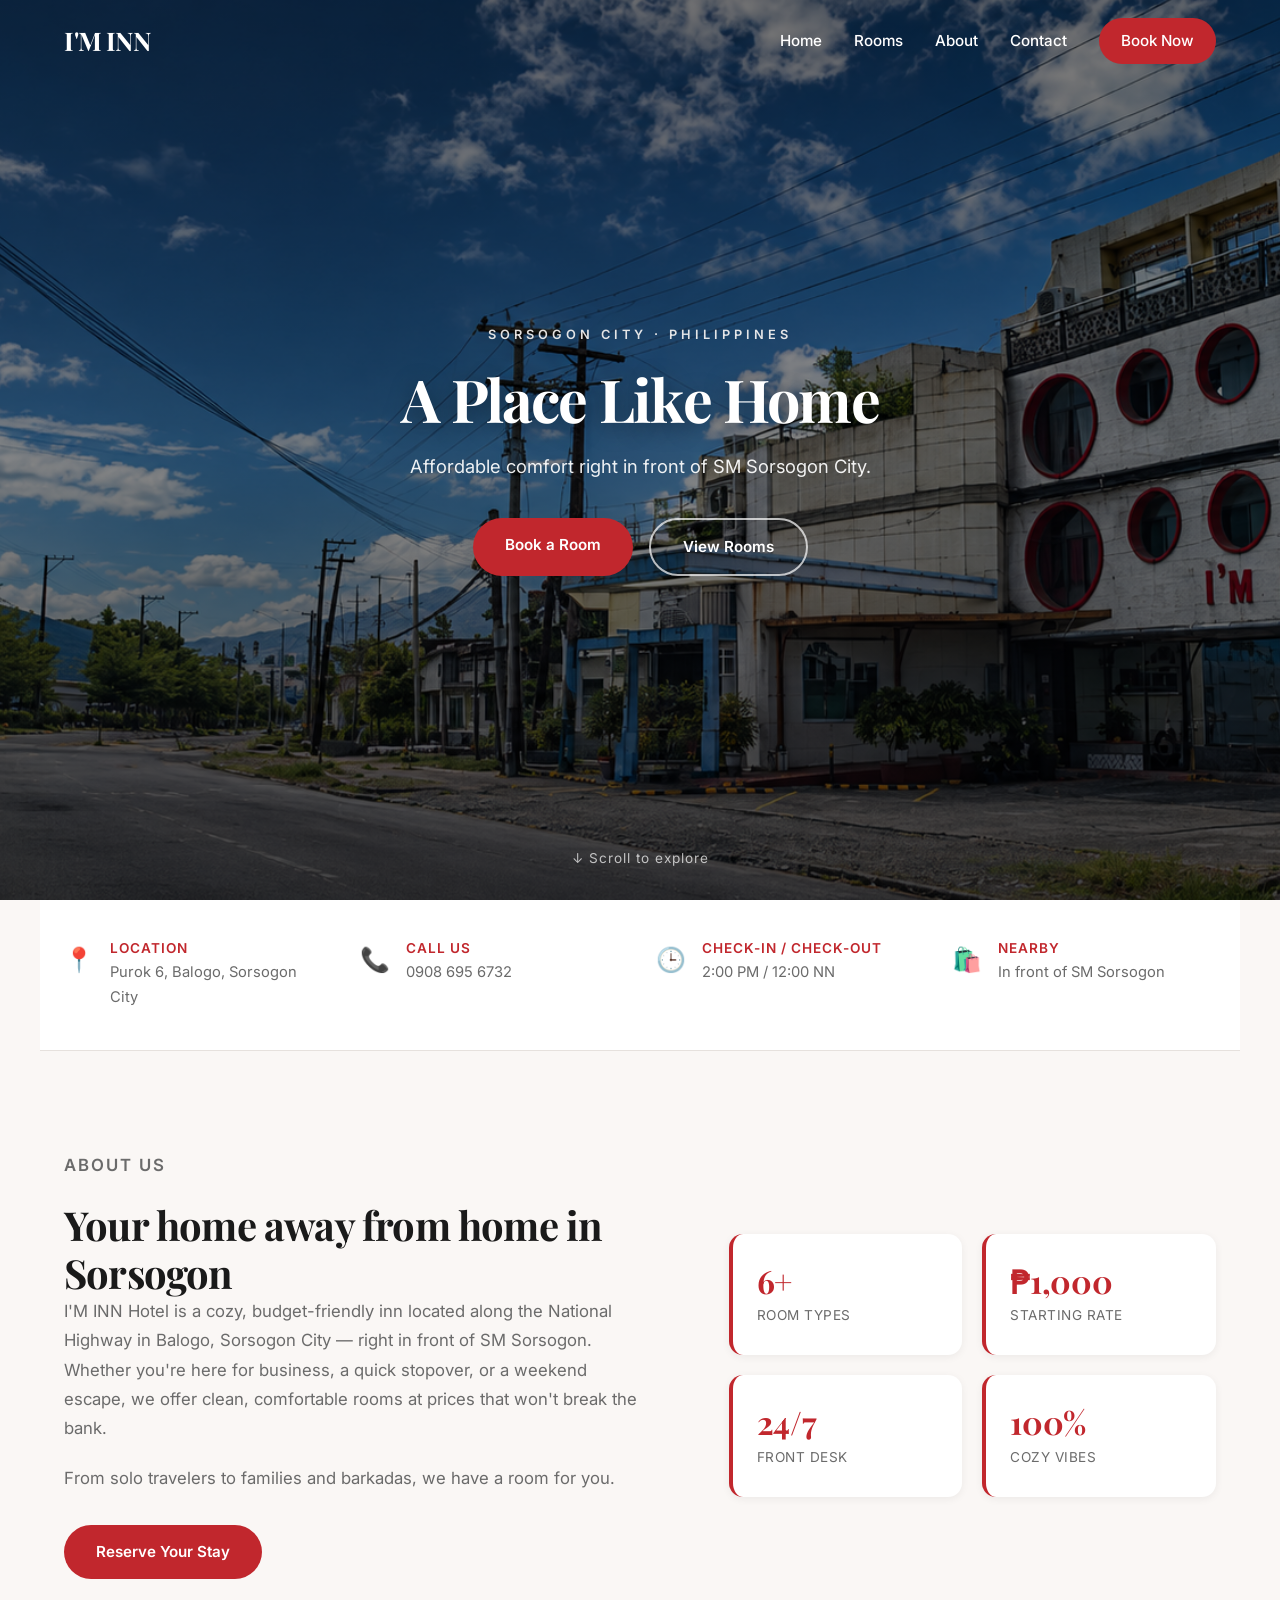
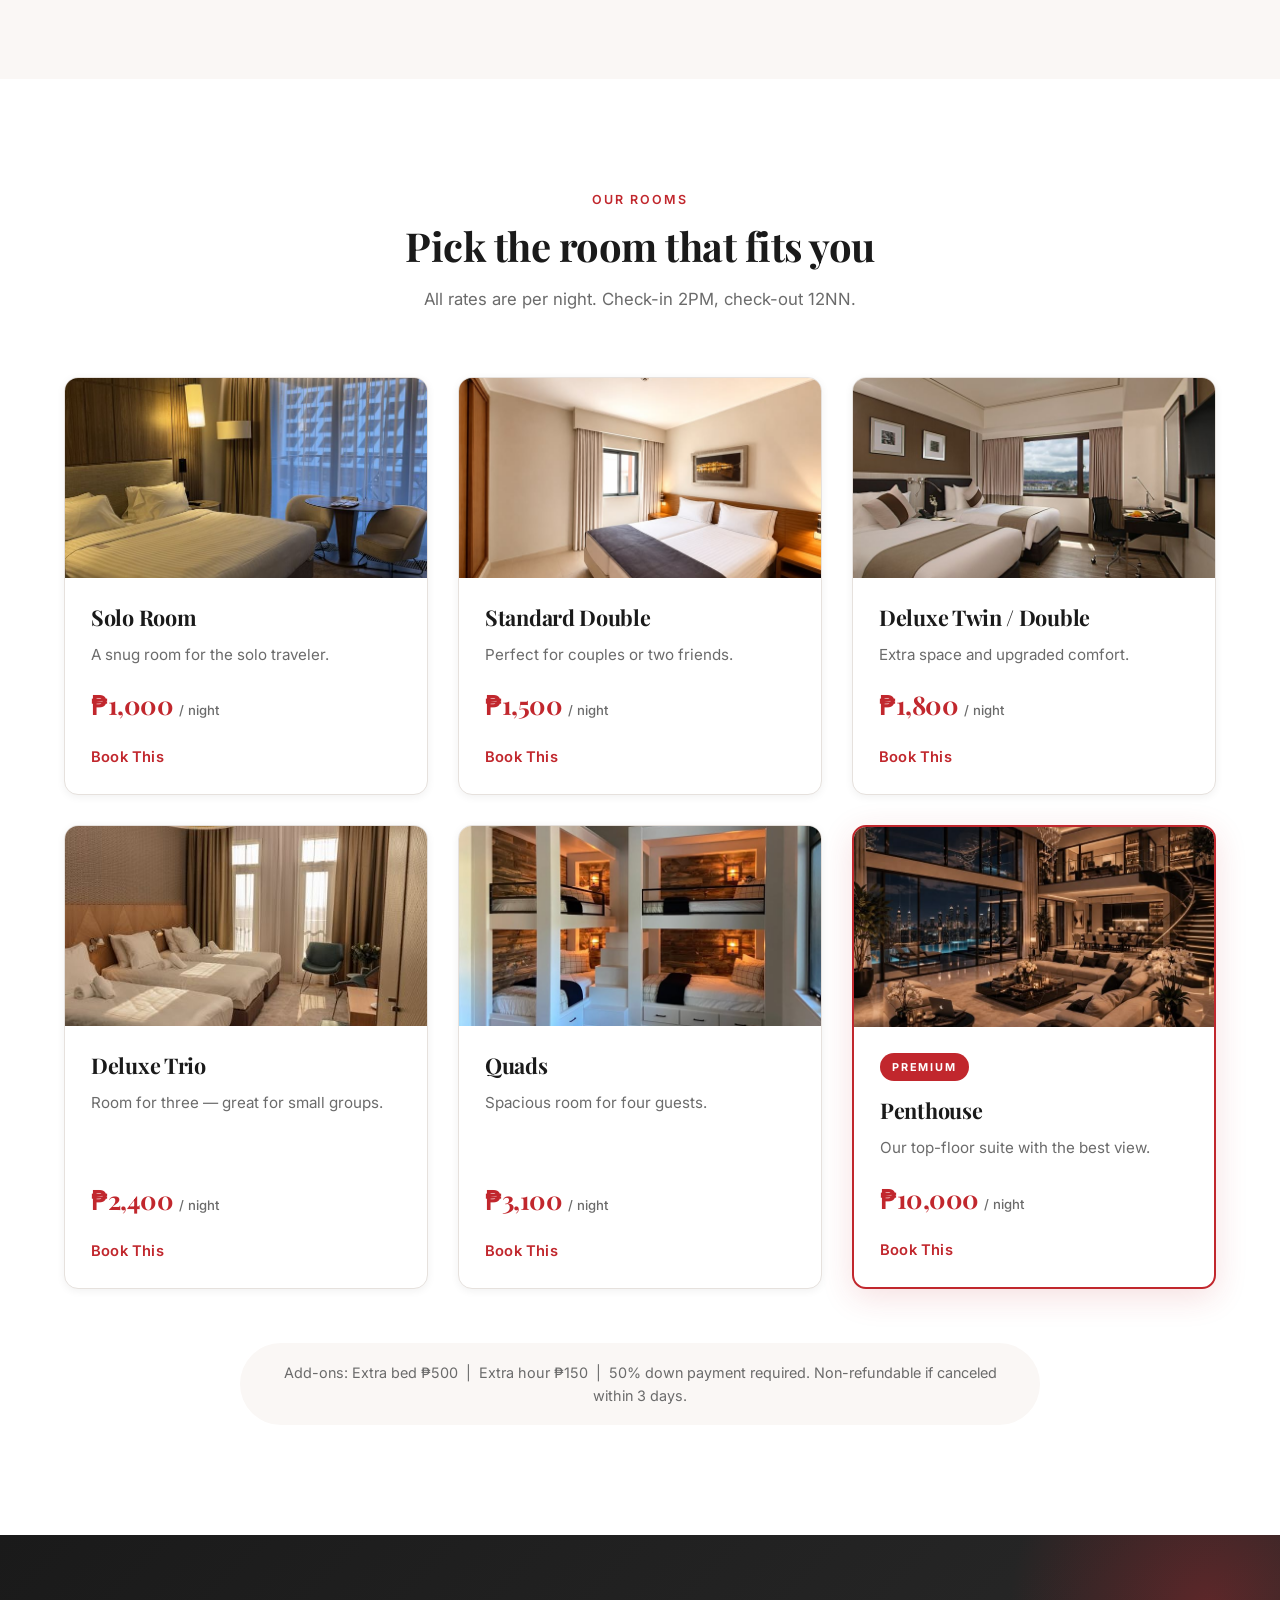
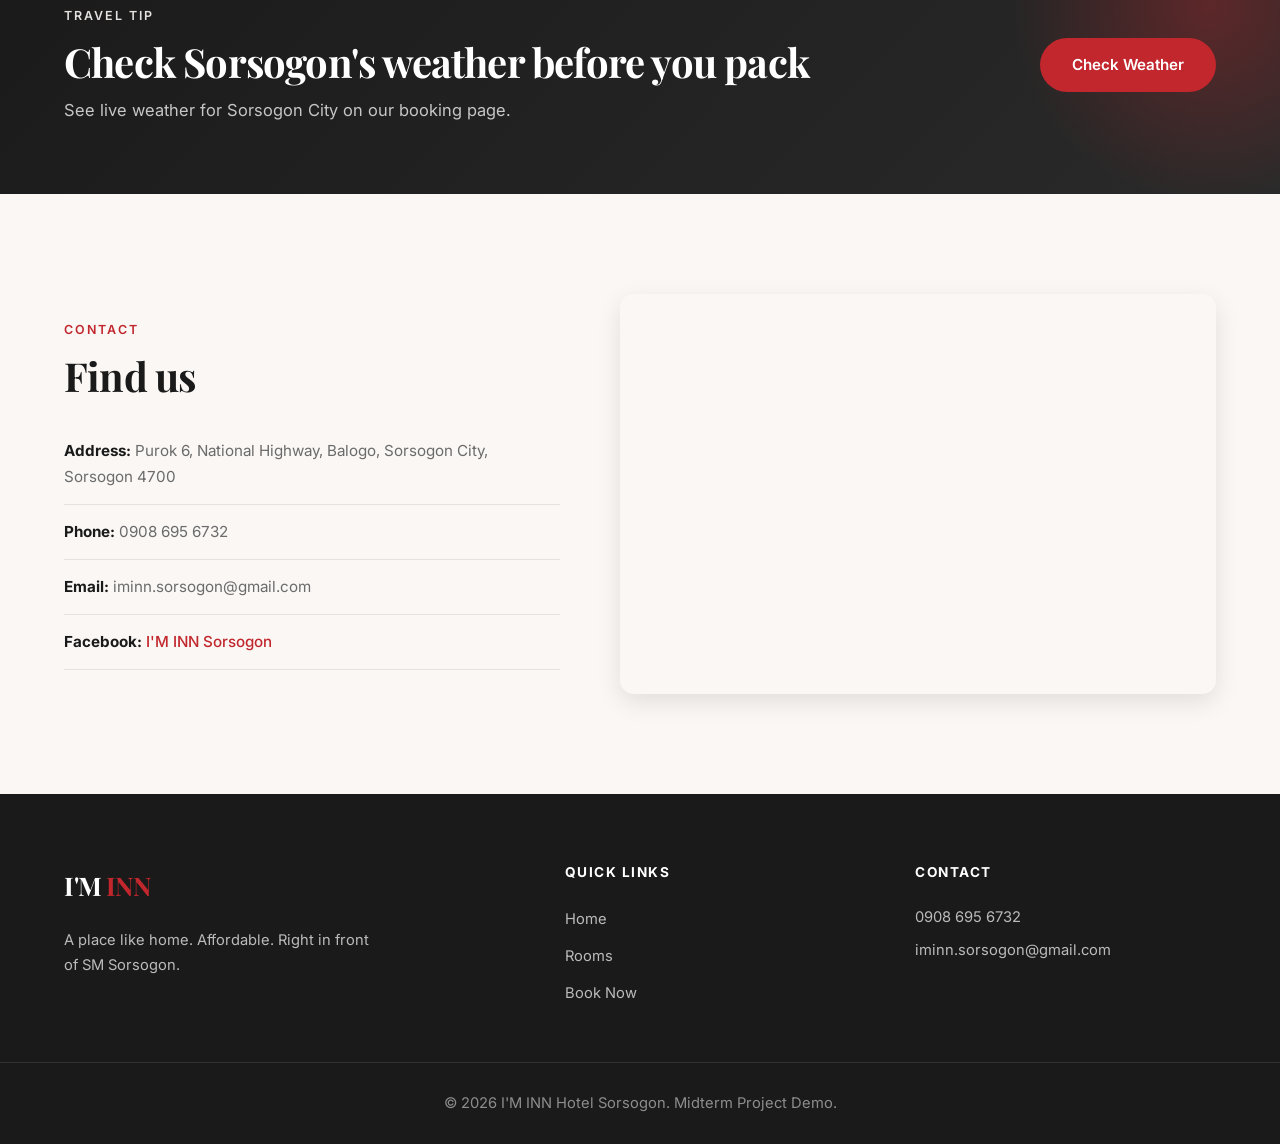
<file: index.html>
<!DOCTYPE html>
<html lang="en">
<head>
  <meta charset="UTF-8" />
  <meta name="viewport" content="width=device-width, initial-scale=1.0" />
  <title>I'M INN Hotel — Sorsogon City</title>
  <link rel="stylesheet" href="css/style.css" />
  <link rel="preconnect" href="https://fonts.googleapis.com" />
  <link rel="preconnect" href="https://fonts.gstatic.com" crossorigin />
  <link href="https://fonts.googleapis.com/css2?family=Playfair+Display:wght@600;700&family=Inter:wght@300;400;500;600&display=swap" rel="stylesheet" />
</head>
<body>

  <!-- ============ NAVBAR ============ -->
  <header class="navbar" id="navbar">
    <div class="nav-container">
      <a href="index.html" class="logo">
        <span class="logo-im">I'M</span>
        <span class="logo-inn">INN</span>
      </a>
      <nav class="nav-links">
        <a href="index.html">Home</a>
        <a href="#rooms">Rooms</a>
        <a href="#about">About</a>
        <a href="#contact">Contact</a>
        <a href="booking.html" class="btn-book-nav">Book Now</a>
      </nav>
      <button class="hamburger" id="hamburger" aria-label="Menu">
        <span></span><span></span><span></span>
      </button>
    </div>
  </header>

  <!-- ============ HERO SECTION ============ -->
  <section class="hero">
    <div class="hero-overlay"></div>
    <img src="images/iminn-hero.jpg" alt="I'M INN Hotel Sorsogon" class="hero-img" />
    <div class="hero-content">
      <p class="hero-tag">SORSOGON CITY · PHILIPPINES</p>
      <h1>A Place Like Home</h1>
      <p class="hero-sub">Affordable comfort right in front of SM Sorsogon City.</p>
      <div class="hero-buttons">
        <a href="booking.html" class="btn-primary">Book a Room</a>
        <a href="#rooms" class="btn-ghost">View Rooms</a>
      </div>
    </div>
    <div class="hero-scroll">↓ Scroll to explore</div>
  </section>

  <!-- ============ QUICK INFO STRIP ============ -->
  <section class="info-strip">
    <div class="info-item">
      <span class="info-icon">📍</span>
      <div>
        <h4>Location</h4>
        <p>Purok 6, Balogo, Sorsogon City</p>
      </div>
    </div>
    <div class="info-item">
      <span class="info-icon">📞</span>
      <div>
        <h4>Call Us</h4>
        <p>0908 695 6732</p>
      </div>
    </div>
    <div class="info-item">
      <span class="info-icon">🕒</span>
      <div>
        <h4>Check-in / Check-out</h4>
        <p>2:00 PM / 12:00 NN</p>
      </div>
    </div>
    <div class="info-item">
      <span class="info-icon">🛍️</span>
      <div>
        <h4>Nearby</h4>
        <p>In front of SM Sorsogon</p>
      </div>
    </div>
  </section>

  <!-- ============ ABOUT ============ -->
  <section class="about" id="about">
    <div class="container about-grid">
      <div class="about-text">
        <p class="section-tag">ABOUT US</p>
        <h2>Your home away from home in Sorsogon</h2>
        <p>
          I'M INN Hotel is a cozy, budget-friendly inn located along the National Highway
          in Balogo, Sorsogon City — right in front of SM Sorsogon. Whether you're here
          for business, a quick stopover, or a weekend escape, we offer clean, comfortable
          rooms at prices that won't break the bank.
        </p>
        <p>
          From solo travelers to families and barkadas, we have a room for you.
        </p>
        <a href="booking.html" class="btn-primary">Reserve Your Stay</a>
      </div>
      <div class="about-stats">
        <div class="stat">
          <h3>6+</h3>
          <p>Room Types</p>
        </div>
        <div class="stat">
          <h3>₱1,000</h3>
          <p>Starting Rate</p>
        </div>
        <div class="stat">
          <h3>24/7</h3>
          <p>Front Desk</p>
        </div>
        <div class="stat">
          <h3>100%</h3>
          <p>Cozy Vibes</p>
        </div>
      </div>
    </div>
  </section>

 <!-- ============ ROOMS ============ -->
  <section class="rooms" id="rooms">
    <div class="container">
      <div class="section-head">
        <p class="section-tag">OUR ROOMS</p>
        <h2>Pick the room that fits you</h2>
        <p class="section-desc">All rates are per night. Check-in 2PM, check-out 12NN.</p>
      </div>

      <div class="room-grid">
        <div class="room-card">
          <div class="room-img">
            <img src="images/room-solo.jpg" alt="Solo Room" style="width:100%;height:200px;object-fit:cover;display:block;">
          </div>
          <div class="room-body">
            <h3>Solo Room</h3>
            <p>A snug room for the solo traveler.</p>
            <div class="room-price">₱1,000 <span>/ night</span></div>
            <a href="booking.html?room=Solo%20Room" class="btn-room">Book This</a>
          </div>
        </div>

        <div class="room-card">
          <div class="room-img">
            <img src="images/room-standard.jpg" alt="Standard Double" style="width:100%;height:200px;object-fit:cover;display:block;">
          </div>
          <div class="room-body">
            <h3>Standard Double</h3>
            <p>Perfect for couples or two friends.</p>
            <div class="room-price">₱1,500 <span>/ night</span></div>
            <a href="booking.html?room=Standard%20Double" class="btn-room">Book This</a>
          </div>
        </div>

        <div class="room-card">
          <div class="room-img">
            <img src="images/room-deluxe-twin.jpg" alt="Deluxe Twin / Double" style="width:100%;height:200px;object-fit:cover;display:block;">
          </div>
          <div class="room-body">
            <h3>Deluxe Twin / Double</h3>
            <p>Extra space and upgraded comfort.</p>
            <div class="room-price">₱1,800 <span>/ night</span></div>
            <a href="booking.html?room=Deluxe%20Twin%2FDouble" class="btn-room">Book This</a>
          </div>
        </div>

        <div class="room-card">
          <div class="room-img">
            <img src="images/room-deluxe-trio.jpg" alt="Deluxe Trio" style="width:100%;height:200px;object-fit:cover;display:block;">
          </div>
          <div class="room-body">
            <h3>Deluxe Trio</h3>
            <p>Room for three — great for small groups.</p>
            <div class="room-price">₱2,400 <span>/ night</span></div>
            <a href="booking.html?room=Deluxe%20Trio" class="btn-room">Book This</a>
          </div>
        </div>

        <div class="room-card">
          <div class="room-img">
            <img src="images/room-quads.jpg" alt="Quads" style="width:100%;height:200px;object-fit:cover;display:block;">
          </div>
          <div class="room-body">
            <h3>Quads</h3>
            <p>Spacious room for four guests.</p>
            <div class="room-price">₱3,100 <span>/ night</span></div>
            <a href="booking.html?room=Quads" class="btn-room">Book This</a>
          </div>
        </div>

        <div class="room-card room-featured">
          <div class="room-img">
            <img src="images/room-penthouse.jpg" alt="Penthouse" style="width:100%;height:200px;object-fit:cover;display:block;">
          </div>
          <div class="room-body">
            <span class="badge">PREMIUM</span>
            <h3>Penthouse</h3>
            <p>Our top-floor suite with the best view.</p>
            <div class="room-price">₱10,000 <span>/ night</span></div>
            <a href="booking.html?room=Penthouse" class="btn-room">Book This</a>
          </div>
        </div>
      </div>

      <p class="rooms-note">
        Add-ons: Extra bed ₱500 &nbsp;|&nbsp; Extra hour ₱150 &nbsp;|&nbsp;
        50% down payment required. Non-refundable if canceled within 3 days.
      </p>
    </div>
  </section>

  <!-- ============ WEATHER TEASER ============ -->
  <section class="weather-teaser">
    <div class="container weather-teaser-inner">
      <div>
        <p class="section-tag light">TRAVEL TIP</p>
        <h2>Check Sorsogon's weather before you pack</h2>
        <p>See live weather for Sorsogon City on our booking page.</p>
      </div>
      <a href="booking.html" class="btn-primary">Check Weather</a>
    </div>
  </section>

  <!-- ============ CONTACT ============ -->
  <section class="contact" id="contact">
    <div class="container contact-grid">
      <div>
        <p class="section-tag">CONTACT</p>
        <h2>Find us</h2>
        <ul class="contact-list">
          <li><strong>Address:</strong> Purok 6, National Highway, Balogo, Sorsogon City, Sorsogon 4700</li>
          <li><strong>Phone:</strong> 0908 695 6732</li>
          <li><strong>Email:</strong> iminn.sorsogon@gmail.com</li>
          <li><strong>Facebook:</strong> <a href="https://www.facebook.com/Iminnsorsogon2021" target="_blank" rel="noopener">I'M INN Sorsogon</a></li>
        </ul>
      </div>
      <div class="map-wrap">
        <iframe
          src="https://www.google.com/maps?q=I'M+INN+Hotel+Balogo+Sorsogon+City&output=embed"
          width="100%" height="100%" style="border:0;" allowfullscreen loading="lazy">
        </iframe>
      </div>
    </div>
  </section>

  <!-- ============ FOOTER ============ -->
  <footer class="footer">
    <div class="container footer-grid">
      <div>
        <div class="logo logo-footer">
          <span class="logo-im">I'M</span>
          <span class="logo-inn">INN</span>
        </div>
        <p class="footer-tag">A place like home. Affordable. Right in front of SM Sorsogon.</p>
      </div>
      <div>
        <h4>Quick Links</h4>
        <a href="index.html">Home</a>
        <a href="#rooms">Rooms</a>
        <a href="booking.html">Book Now</a>
      </div>
      <div>
        <h4>Contact</h4>
        <p>0908 695 6732</p>
        <p>iminn.sorsogon@gmail.com</p>
      </div>
    </div>
    <div class="footer-bottom">
      <p>© 2026 I'M INN Hotel Sorsogon. Midterm Project Demo.</p>
    </div>
  </footer>

  <script src="js/script.js"></script>
</body>
</html>
</file>
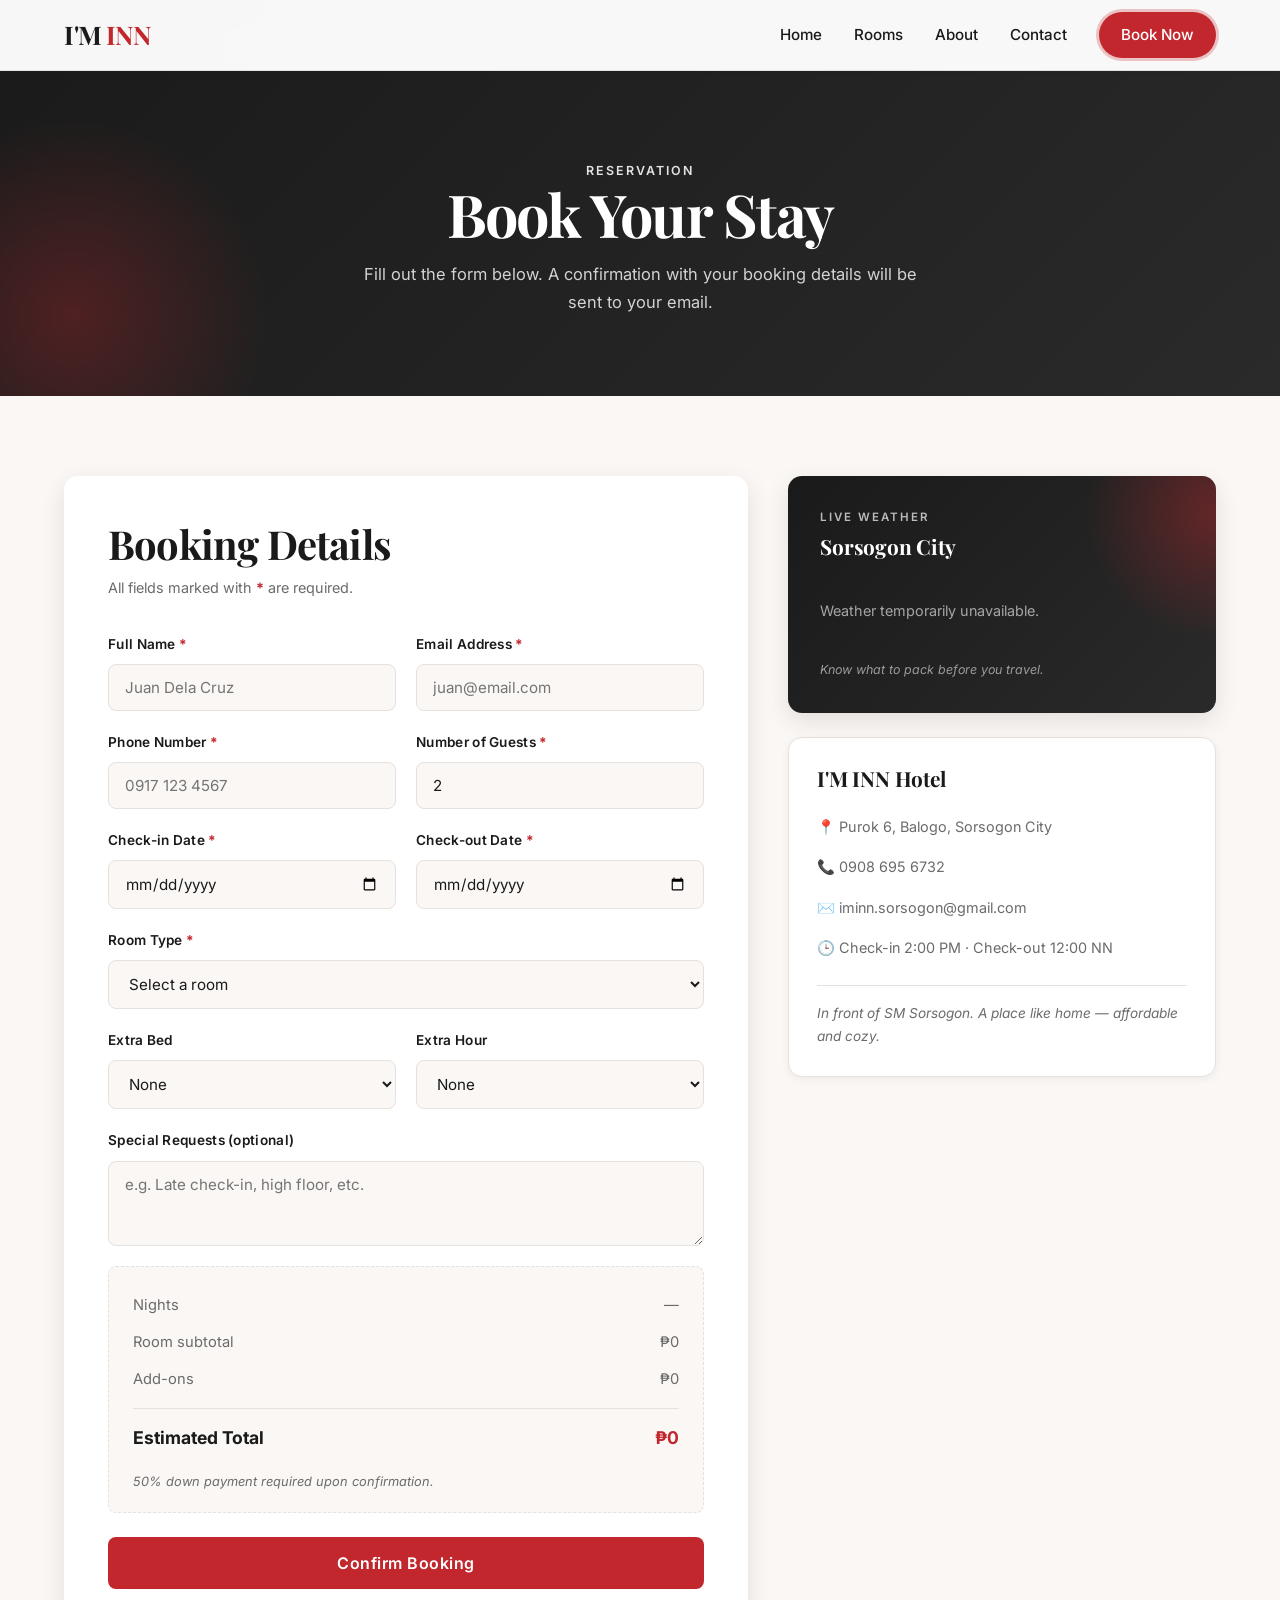
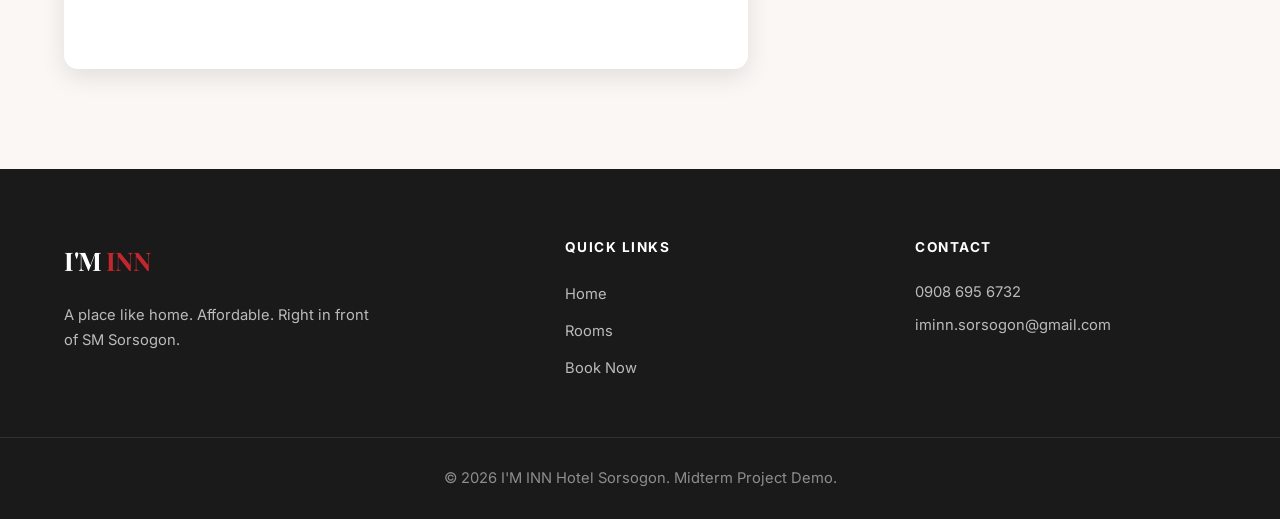
<file: booking.html>
<!DOCTYPE html>
<html lang="en">
<head>
  <meta charset="UTF-8" />
  <meta name="viewport" content="width=device-width, initial-scale=1.0" />
  <title>Book Your Stay — I'M INN Hotel Sorsogon</title>
  <link rel="stylesheet" href="css/style.css" />
  <link rel="preconnect" href="https://fonts.googleapis.com" />
  <link rel="preconnect" href="https://fonts.gstatic.com" crossorigin />
  <link href="https://fonts.googleapis.com/css2?family=Playfair+Display:wght@600;700&family=Inter:wght@300;400;500;600&display=swap" rel="stylesheet" />
</head>
<body>

  <!-- ============ NAVBAR ============ -->
  <header class="navbar navbar-solid" id="navbar">
    <div class="nav-container">
      <a href="index.html" class="logo">
        <span class="logo-im">I'M</span>
        <span class="logo-inn">INN</span>
      </a>
      <nav class="nav-links">
        <a href="index.html">Home</a>
        <a href="index.html#rooms">Rooms</a>
        <a href="index.html#about">About</a>
        <a href="index.html#contact">Contact</a>
        <a href="booking.html" class="btn-book-nav active">Book Now</a>
      </nav>
      <button class="hamburger" id="hamburger" aria-label="Menu">
        <span></span><span></span><span></span>
      </button>
    </div>
  </header>

  <!-- ============ PAGE HEADER ============ -->
  <section class="page-header">
    <div class="container">
      <p class="section-tag light">RESERVATION</p>
      <h1>Book Your Stay</h1>
      <p>Fill out the form below. A confirmation with your booking details will be sent to your email.</p>
    </div>
  </section>

  <!-- ============ BOOKING SECTION ============ -->
  <section class="booking-section">
    <div class="container booking-grid">

      <!-- LEFT: FORM -->
      <div class="booking-form-wrap">
        <h2>Booking Details</h2>
        <p class="form-sub">All fields marked with <span class="req">*</span> are required.</p>

        <form id="bookingForm" novalidate>

          <div class="form-row">
            <div class="form-group">
              <label for="fullName">Full Name <span class="req">*</span></label>
              <input type="text" id="fullName" name="fullName" required placeholder="Juan Dela Cruz" />
            </div>
            <div class="form-group">
              <label for="email">Email Address <span class="req">*</span></label>
              <input type="email" id="email" name="email" required placeholder="juan@email.com" />
            </div>
          </div>

          <div class="form-row">
            <div class="form-group">
              <label for="phone">Phone Number <span class="req">*</span></label>
              <input type="tel" id="phone" name="phone" required placeholder="0917 123 4567" />
            </div>
            <div class="form-group">
              <label for="guests">Number of Guests <span class="req">*</span></label>
              <input type="number" id="guests" name="guests" min="1" max="10" value="2" required />
            </div>
          </div>

          <div class="form-row">
            <div class="form-group">
              <label for="checkin">Check-in Date <span class="req">*</span></label>
              <input type="date" id="checkin" name="checkin" required />
            </div>
            <div class="form-group">
              <label for="checkout">Check-out Date <span class="req">*</span></label>
              <input type="date" id="checkout" name="checkout" required />
            </div>
          </div>

          <div class="form-group">
            <label for="roomType">Room Type <span class="req">*</span></label>
            <select id="roomType" name="roomType" required>
              <option value="">Select a room</option>
              <option value="Solo Room" data-price="1000">Solo Room — ₱1,000 / night</option>
              <option value="Standard Double" data-price="1500">Standard Double — ₱1,500 / night</option>
              <option value="Deluxe Twin/Double" data-price="1800">Deluxe Twin/Double — ₱1,800 / night</option>
              <option value="Deluxe Trio" data-price="2400">Deluxe Trio — ₱2,400 / night</option>
              <option value="Quads" data-price="3100">Quads — ₱3,100 / night</option>
              <option value="Penthouse" data-price="10000">Penthouse — ₱10,000 / night</option>
            </select>
          </div>

          <div class="form-row">
            <div class="form-group">
              <label for="extraBed">Extra Bed</label>
              <select id="extraBed" name="extraBed">
                <option value="0" data-price="0">None</option>
                <option value="1" data-price="500">1 Extra Bed — ₱500</option>
                <option value="2" data-price="1000">2 Extra Beds — ₱1,000</option>
              </select>
            </div>
            <div class="form-group">
              <label for="extraHour">Extra Hour</label>
              <select id="extraHour" name="extraHour">
                <option value="0" data-price="0">None</option>
                <option value="1" data-price="150">1 Extra Hour — ₱150</option>
                <option value="2" data-price="300">2 Extra Hours — ₱300</option>
                <option value="3" data-price="450">3 Extra Hours — ₱450</option>
              </select>
            </div>
          </div>

          <div class="form-group">
            <label for="requests">Special Requests (optional)</label>
            <textarea id="requests" name="requests" rows="3" placeholder="e.g. Late check-in, high floor, etc."></textarea>
          </div>

          <!-- Live total preview -->
          <div class="total-preview" id="totalPreview">
            <div class="total-row">
              <span>Nights</span>
              <span id="nightsDisplay">—</span>
            </div>
            <div class="total-row">
              <span>Room subtotal</span>
              <span id="roomSubtotal">₱0</span>
            </div>
            <div class="total-row">
              <span>Add-ons</span>
              <span id="addonsTotal">₱0</span>
            </div>
            <div class="total-row total-final">
              <span>Estimated Total</span>
              <span id="grandTotal">₱0</span>
            </div>
            <p class="total-note">50% down payment required upon confirmation.</p>
          </div>

          <button type="submit" class="btn-submit" id="submitBtn">
            <span class="btn-text">Confirm Booking</span>
            <span class="btn-loading" style="display:none;">Sending your booking…</span>
          </button>

          <p class="form-message" id="formMessage"></p>
        </form>
      </div>

      <!-- RIGHT: WEATHER + SUMMARY -->
      <aside class="booking-side">

        <!-- WEATHER WIDGET -->
        <div class="weather-widget">
          <p class="widget-tag">LIVE WEATHER</p>
          <h3>Sorsogon City</h3>
          <div class="weather-main" id="weatherMain">
            <div class="weather-loading">Loading weather…</div>
          </div>
          <p class="weather-note">Know what to pack before you travel.</p>
        </div>

        <!-- HOTEL INFO -->
        <div class="side-info">
          <h3>I'M INN Hotel</h3>
          <ul>
            <li>📍 Purok 6, Balogo, Sorsogon City</li>
            <li>📞 0908 695 6732</li>
            <li>✉️ iminn.sorsogon@gmail.com</li>
            <li>🕒 Check-in 2:00 PM · Check-out 12:00 NN</li>
          </ul>
          <p class="side-note">
            In front of SM Sorsogon. A place like home — affordable and cozy.
          </p>
        </div>

      </aside>

    </div>
  </section>

  <!-- ============ FOOTER ============ -->
  <footer class="footer">
    <div class="container footer-grid">
      <div>
        <div class="logo logo-footer">
          <span class="logo-im">I'M</span>
          <span class="logo-inn">INN</span>
        </div>
        <p class="footer-tag">A place like home. Affordable. Right in front of SM Sorsogon.</p>
      </div>
      <div>
        <h4>Quick Links</h4>
        <a href="index.html">Home</a>
        <a href="index.html#rooms">Rooms</a>
        <a href="booking.html">Book Now</a>
      </div>
      <div>
        <h4>Contact</h4>
        <p>0908 695 6732</p>
        <p>iminn.sorsogon@gmail.com</p>
      </div>
    </div>
    <div class="footer-bottom">
      <p>© 2026 I'M INN Hotel Sorsogon. Midterm Project Demo.</p>
    </div>
  </footer>

  <script src="js/script.js"></script>
</body>
</html>
</file>
<file: css/style.css>
/* ============================================================
   I'M INN HOTEL — SORSOGON
   Shared stylesheet for index.html and booking.html
   ============================================================ */

/* ---------- RESET & BASE ---------- */
* { margin: 0; padding: 0; box-sizing: border-box; }

:root {
  --red: #C1272D;
  --red-dark: #9E1F24;
  --black: #1A1A1A;
  --off-white: #FAF7F5;
  --white: #FFFFFF;
  --muted: #6B6B6B;
  --border: #E6E1DD;
  --shadow-sm: 0 2px 8px rgba(0,0,0,0.06);
  --shadow-md: 0 8px 24px rgba(0,0,0,0.10);
  --shadow-lg: 0 16px 48px rgba(0,0,0,0.15);
  --radius: 14px;
  --radius-sm: 8px;
  --transition: 0.3s cubic-bezier(0.4, 0, 0.2, 1);
}

html { scroll-behavior: smooth; }

body {
  font-family: 'Inter', -apple-system, BlinkMacSystemFont, sans-serif;
  color: var(--black);
  background: var(--off-white);
  font-size: 16.5px;
  line-height: 1.7;
  -webkit-font-smoothing: antialiased;
  -moz-osx-font-smoothing: grayscale;
  text-rendering: optimizeLegibility;
}

h1, h2, h3, h4 {
  font-family: 'Playfair Display', Georgia, serif;
  font-weight: 700;
  line-height: 1.2;
  color: var(--black);
  letter-spacing: -0.02em;
}

h1 {
  font-size: clamp(2.3rem, 5vw, 3.7rem);
  letter-spacing: -0.03em;
  line-height: 1.1;
}
h2 {
  font-size: clamp(1.8rem, 3.5vw, 2.5rem);
  letter-spacing: -0.02em;
}
h3 {
  font-size: 1.3rem;
  letter-spacing: -0.01em;
}
h4 {
  font-size: 1rem;
  letter-spacing: 0;
}

a { color: inherit; text-decoration: none; }
img { max-width: 100%; display: block; }

.container {
  max-width: 1200px;
  margin: 0 auto;
  padding: 0 24px;
}

/* ---------- SECTION HELPERS ---------- */
.section-tag {
  font-family: 'Inter', sans-serif;
  font-size: 0.78rem;
  font-weight: 600;
  letter-spacing: 2px;
  color: var(--red);
  margin-bottom: 12px;
}
.section-tag.light { color: var(--off-white); opacity: 0.9; }

/* ============================================================
   NAVBAR
   ============================================================ */
.navbar {
  position: fixed;
  top: 0; left: 0; right: 0;
  z-index: 1000;
  padding: 18px 0;
  background: transparent;
  transition: var(--transition);
}
.navbar.scrolled,
.navbar.navbar-solid {
  background: rgba(255,255,255,0.97);
  backdrop-filter: blur(12px);
  padding: 12px 0;
  box-shadow: var(--shadow-sm);
  border-bottom: 1px solid var(--border);
}

.nav-container {
  max-width: 1200px;
  margin: 0 auto;
  padding: 0 24px;
  display: flex;
  align-items: center;
  justify-content: space-between;
}

/* Logo */
.logo {
  display: inline-flex;
  align-items: baseline;
  gap: 4px;
  font-family: 'Playfair Display', serif;
  font-weight: 700;
  font-size: 1.6rem;
  letter-spacing: -0.5px;
}
.logo-im { color: var(--black); }
.logo-inn { color: var(--red); }
.navbar:not(.scrolled):not(.navbar-solid) .logo-im,
.navbar:not(.scrolled):not(.navbar-solid) .logo-inn {
  color: var(--white);
}

/* Nav links */
.nav-links {
  display: flex;
  align-items: center;
  gap: 32px;
}
.nav-links a {
  font-size: 0.95rem;
  font-weight: 500;
  color: var(--black);
  transition: color var(--transition);
  position: relative;
}
.navbar:not(.scrolled):not(.navbar-solid) .nav-links a {
  color: var(--white);
}
.nav-links a:hover { color: var(--red); }
.navbar:not(.scrolled):not(.navbar-solid) .nav-links a:hover {
  color: var(--off-white);
}

.btn-book-nav {
  background: var(--red) !important;
  color: var(--white) !important;
  padding: 10px 22px;
  border-radius: 50px;
  font-weight: 600;
  transition: var(--transition);
}
.btn-book-nav:hover {
  background: var(--red-dark) !important;
  transform: translateY(-2px);
  box-shadow: 0 6px 18px rgba(193,39,45,0.35);
}
.btn-book-nav.active { box-shadow: 0 0 0 3px rgba(193,39,45,0.25); }

/* Hamburger */
.hamburger {
  display: none;
  flex-direction: column;
  gap: 5px;
  background: none;
  border: none;
  cursor: pointer;
  padding: 6px;
}
.hamburger span {
  width: 24px; height: 2px;
  background: var(--black);
  transition: var(--transition);
}
.navbar:not(.scrolled):not(.navbar-solid) .hamburger span {
  background: var(--white);
}

/* ============================================================
   HERO
   ============================================================ */
.hero {
  position: relative;
  height: 100vh;
  min-height: 620px;
  overflow: hidden;
  display: flex;
  align-items: center;
  justify-content: center;
  text-align: center;
}
.hero-img {
  position: absolute;
  inset: 0;
  width: 100%; height: 100%;
  object-fit: cover;
  z-index: -2;
  transform: scale(1.05);
  animation: heroZoom 18s ease-in-out infinite alternate;
}
@keyframes heroZoom {
  from { transform: scale(1.05); }
  to   { transform: scale(1.15); }
}
.hero-overlay {
  position: absolute;
  inset: 0;
  background: linear-gradient(180deg, rgba(0,0,0,0.55) 0%, rgba(0,0,0,0.45) 50%, rgba(0,0,0,0.7) 100%);
  z-index: -1;
}
.hero-content {
  position: relative;
  z-index: 1;
  max-width: 780px;
  padding: 0 24px;
  color: var(--white);
  animation: fadeUp 1s ease-out;
}
@keyframes fadeUp {
  from { opacity: 0; transform: translateY(30px); }
  to   { opacity: 1; transform: translateY(0); }
}
.hero-tag {
  font-size: 0.8rem;
  font-weight: 600;
  letter-spacing: 4px;
  color: var(--off-white);
  opacity: 0.9;
  margin-bottom: 20px;
}
.hero-content h1 {
  color: var(--white);
  margin-bottom: 20px;
  text-shadow: 0 4px 24px rgba(0,0,0,0.4);
}
.hero-sub {
  font-size: 1.15rem;
  color: rgba(255,255,255,0.92);
  margin-bottom: 36px;
  max-width: 560px;
  margin-left: auto;
  margin-right: auto;
}
.hero-buttons {
  display: flex;
  gap: 16px;
  justify-content: center;
  flex-wrap: wrap;
}
.hero-scroll {
  position: absolute;
  bottom: 30px;
  left: 50%;
  transform: translateX(-50%);
  color: rgba(255,255,255,0.7);
  font-size: 0.85rem;
  letter-spacing: 1px;
  animation: bounce 2s infinite;
}
@keyframes bounce {
  0%, 100% { transform: translate(-50%, 0); }
  50%      { transform: translate(-50%, -8px); }
}

/* ============================================================
   BUTTONS
   ============================================================ */
.btn-primary {
  display: inline-block;
  background: var(--red);
  color: var(--white);
  padding: 14px 32px;
  border-radius: 50px;
  font-weight: 600;
  font-size: 0.95rem;
  border: none;
  cursor: pointer;
  transition: var(--transition);
  font-family: inherit;
}
.btn-primary:hover {
  background: var(--red-dark);
  transform: translateY(-2px);
  box-shadow: 0 10px 28px rgba(193,39,45,0.4);
}

.btn-ghost {
  display: inline-block;
  background: transparent;
  color: var(--white);
  padding: 14px 32px;
  border-radius: 50px;
  font-weight: 600;
  font-size: 0.95rem;
  border: 2px solid rgba(255,255,255,0.7);
  cursor: pointer;
  transition: var(--transition);
}
.btn-ghost:hover {
  background: var(--white);
  color: var(--black);
  border-color: var(--white);
}

.btn-room {
  display: inline-block;
  color: var(--red);
  font-weight: 600;
  font-size: 0.9rem;
  padding-top: 6px;
  transition: var(--transition);
}
.btn-room:hover {
  color: var(--red-dark);
  letter-spacing: 0.5px;
}

/* ============================================================
   INFO STRIP
   ============================================================ */
.info-strip {
  background: var(--white);
  padding: 40px 24px;
  display: grid;
  grid-template-columns: repeat(auto-fit, minmax(220px, 1fr));
  gap: 32px;
  max-width: 1200px;
  margin: 0 auto;
  border-bottom: 1px solid var(--border);
}
.info-item {
  display: flex;
  gap: 16px;
  align-items: flex-start;
}
.info-icon {
  font-size: 1.5rem;
  flex-shrink: 0;
}
.info-item h4 {
  font-family: 'Inter', sans-serif;
  font-size: 0.85rem;
  font-weight: 600;
  letter-spacing: 1px;
  text-transform: uppercase;
  color: var(--red);
  margin-bottom: 4px;
}
.info-item p {
  font-size: 0.92rem;
  color: var(--muted);
}

/* ============================================================
   ABOUT
   ============================================================ */
.about {
  padding: 100px 0;
  background: var(--off-white);
}
.about-grid {
  display: grid;
  grid-template-columns: 1.2fr 1fr;
  gap: 80px;
  align-items: center;
}
.about-text p {
  color: var(--muted);
  margin-bottom: 20px;
  font-size: 1.05rem;
  line-height: 1.75;
}
.about-text .btn-primary { margin-top: 12px; }

.about-stats {
  display: grid;
  grid-template-columns: 1fr 1fr;
  gap: 20px;
}
.stat {
  background: var(--white);
  padding: 28px 24px;
  border-radius: var(--radius);
  box-shadow: var(--shadow-sm);
  border-left: 4px solid var(--red);
  transition: var(--transition);
}
.stat:hover {
  transform: translateY(-4px);
  box-shadow: var(--shadow-md);
}
.stat h3 {
  font-family: 'Playfair Display', serif;
  font-size: 2rem;
  color: var(--red);
  margin-bottom: 4px;
}
.stat p {
  font-size: 0.85rem;
  color: var(--muted);
  letter-spacing: 0.5px;
  text-transform: uppercase;
}

/* ============================================================
   ROOMS
   ============================================================ */
.rooms {
  padding: 110px 0;
  background: var(--white);
}
.section-head {
  text-align: center;
  max-width: 640px;
  margin: 0 auto 64px;
}
.section-head h2 {
  margin-bottom: 16px;
  letter-spacing: -0.5px;
  font-size: clamp(1.8rem, 3.5vw, 2.5rem);
}
.section-desc {
  color: var(--muted);
  font-size: 1.05rem;
  line-height: 1.6;
}

.room-grid {
  display: grid;
  grid-template-columns: repeat(auto-fit, minmax(290px, 1fr));
  gap: 30px;
  align-items: stretch;
}
.room-card {
  background: var(--white);
  border-radius: var(--radius);
  overflow: hidden;
  box-shadow: var(--shadow-sm);
  border: 1px solid var(--border);
  transition: var(--transition);
  display: flex;
  flex-direction: column;
}
.room-card:hover {
  transform: translateY(-8px);
  box-shadow: var(--shadow-lg);
  border-color: transparent;
}
.room-img {
  height: 200px;
  min-height: 200px;
  max-height: 200px;
  flex: 0 0 200px;
  position: relative;
  overflow: hidden;
  background: #f0ebe6;
  display: block;
}
.room-img img {
  width: 100%;
  height: 100%;
  max-height: 100%;
  object-fit: cover;
  display: block;
  transition: transform 0.5s ease;
}
.room-card:hover .room-img img {
  transform: scale(1.06);
}

.room-body {
  padding: 26px 26px 24px;
  display: flex;
  flex-direction: column;
  gap: 12px;
  flex: 1;
}
.room-body h3 {
  font-family: 'Playfair Display', serif;
  font-size: 1.35rem;
  font-weight: 700;
  letter-spacing: -0.3px;
  line-height: 1.25;
  color: var(--black);
}
.room-body p {
  color: var(--muted);
  font-size: 0.95rem;
  line-height: 1.6;
  flex: 1;
}
.room-price {
  font-family: 'Playfair Display', serif;
  font-size: 1.6rem;
  color: var(--red);
  font-weight: 700;
  letter-spacing: -0.5px;
  margin-top: 4px;
}
.room-price span {
  font-family: 'Inter', sans-serif;
  font-size: 0.82rem;
  color: var(--muted);
  font-weight: 500;
  letter-spacing: 0;
}
.btn-room {
  display: inline-block;
  color: var(--red);
  font-weight: 600;
  font-size: 0.92rem;
  padding-top: 6px;
  letter-spacing: 0.2px;
  transition: var(--transition);
}
.btn-room:hover {
  color: var(--red-dark);
  letter-spacing: 0.6px;
}
.badge {
  display: inline-block;
  background: var(--red);
  color: var(--white);
  font-size: 0.68rem;
  font-weight: 700;
  letter-spacing: 1.8px;
  padding: 5px 12px;
  border-radius: 50px;
  align-self: flex-start;
  margin-bottom: 4px;
  font-family: 'Inter', sans-serif;
}
.room-featured {
  border: 2px solid var(--red);
  box-shadow: 0 8px 32px rgba(193,39,45,0.15);
}

.rooms-note {
  text-align: center;
  margin-top: 54px;
  color: var(--muted);
  font-size: 0.9rem;
  background: var(--off-white);
  padding: 18px 28px;
  border-radius: 50px;
  max-width: 800px;
  margin-left: auto;
  margin-right: auto;
  line-height: 1.6;
}

/* ============================================================
   WEATHER TEASER
   ============================================================ */
.weather-teaser {
  background: linear-gradient(135deg, var(--black) 0%, #2a2a2a 100%);
  padding: 70px 0;
  position: relative;
  overflow: hidden;
}
.weather-teaser::before {
  content: '';
  position: absolute;
  top: -50%; right: -10%;
  width: 400px; height: 400px;
  background: radial-gradient(circle, rgba(193,39,45,0.35) 0%, transparent 70%);
  border-radius: 50%;
}
.weather-teaser-inner {
  display: flex;
  justify-content: space-between;
  align-items: center;
  gap: 40px;
  flex-wrap: wrap;
  position: relative;
  z-index: 1;
}
.weather-teaser h2 {
  color: var(--white);
  margin-bottom: 10px;
}
.weather-teaser p {
  color: rgba(255,255,255,0.75);
}

/* ============================================================
   CONTACT
   ============================================================ */
.contact {
  padding: 100px 0;
  background: var(--off-white);
}
.contact-grid {
  display: grid;
  grid-template-columns: 1fr 1.2fr;
  gap: 60px;
  align-items: center;
}
.contact-list {
  list-style: none;
  margin-top: 24px;
}
.contact-list li {
  padding: 14px 0;
  border-bottom: 1px solid var(--border);
  color: var(--muted);
  font-size: 0.95rem;
}
.contact-list strong { color: var(--black); }
.contact-list a {
  color: var(--red);
  font-weight: 500;
}
.contact-list a:hover { text-decoration: underline; }

.map-wrap {
  height: 400px;
  border-radius: var(--radius);
  overflow: hidden;
  box-shadow: var(--shadow-md);
}

/* ============================================================
   PAGE HEADER (booking page)
   ============================================================ */
.page-header {
  padding: 160px 0 80px;
  background: linear-gradient(135deg, var(--black) 0%, #2a2a2a 100%);
  color: var(--white);
  text-align: center;
  position: relative;
  overflow: hidden;
}
.page-header::before {
  content: '';
  position: absolute;
  bottom: -30%; left: -10%;
  width: 400px; height: 400px;
  background: radial-gradient(circle, rgba(193,39,45,0.3) 0%, transparent 70%);
  border-radius: 50%;
}
.page-header h1 {
  color: var(--white);
  margin-bottom: 14px;
  position: relative;
}
.page-header p {
  color: rgba(255,255,255,0.8);
  max-width: 560px;
  margin: 0 auto;
  position: relative;
}

/* ============================================================
   BOOKING SECTION
   ============================================================ */
.booking-section {
  padding: 80px 0 100px;
  background: var(--off-white);
}
.booking-grid {
  display: grid;
  grid-template-columns: 1.6fr 1fr;
  gap: 40px;
  align-items: start;
}

/* Form card */
.booking-form-wrap {
  background: var(--white);
  padding: 44px;
  border-radius: var(--radius);
  box-shadow: var(--shadow-md);
}
.booking-form-wrap h2 { margin-bottom: 8px; }
.form-sub {
  color: var(--muted);
  font-size: 0.9rem;
  margin-bottom: 32px;
}
.req { color: var(--red); font-weight: 700; }

.form-row {
  display: grid;
  grid-template-columns: 1fr 1fr;
  gap: 20px;
}
.form-group {
  margin-bottom: 20px;
  display: flex;
  flex-direction: column;
}
.form-group label {
  font-size: 0.85rem;
  font-weight: 600;
  color: var(--black);
  margin-bottom: 8px;
  letter-spacing: 0.3px;
}
.form-group input,
.form-group select,
.form-group textarea {
  font-family: 'Inter', sans-serif;
  font-size: 0.95rem;
  padding: 13px 16px;
  border: 1.5px solid var(--border);
  border-radius: var(--radius-sm);
  background: var(--off-white);
  color: var(--black);
  transition: var(--transition);
  width: 100%;
}
.form-group input:focus,
.form-group select:focus,
.form-group textarea:focus {
  outline: none;
  border-color: var(--red);
  background: var(--white);
  box-shadow: 0 0 0 4px rgba(193,39,45,0.1);
}
.form-group textarea { resize: vertical; }

/* Total preview */
.total-preview {
  background: var(--off-white);
  border: 1.5px dashed var(--border);
  border-radius: var(--radius-sm);
  padding: 20px 24px;
  margin: 12px 0 24px;
}
.total-row {
  display: flex;
  justify-content: space-between;
  padding: 6px 0;
  font-size: 0.92rem;
  color: var(--muted);
}
.total-final {
  border-top: 1.5px solid var(--border);
  margin-top: 10px;
  padding-top: 14px;
  font-weight: 700;
  color: var(--black);
  font-size: 1.1rem;
}
.total-final span:last-child { color: var(--red); }
.total-note {
  font-size: 0.8rem;
  color: var(--muted);
  margin-top: 12px;
  font-style: italic;
}

/* Submit button */
.btn-submit {
  width: 100%;
  background: var(--red);
  color: var(--white);
  font-family: 'Inter', sans-serif;
  font-size: 1rem;
  font-weight: 600;
  padding: 16px 24px;
  border: none;
  border-radius: var(--radius-sm);
  cursor: pointer;
  transition: var(--transition);
  letter-spacing: 0.5px;
}
.btn-submit:hover {
  background: var(--red-dark);
  transform: translateY(-2px);
  box-shadow: 0 10px 28px rgba(193,39,45,0.35);
}
.btn-submit:disabled {
  opacity: 0.7;
  cursor: not-allowed;
  transform: none;
}

.form-message {
  margin-top: 16px;
  font-size: 0.9rem;
  text-align: center;
  font-weight: 500;
  min-height: 20px;
}
.form-message.success { color: #1f7a3d; }
.form-message.error   { color: var(--red); }

/* ============================================================
   BOOKING SIDE — WEATHER + INFO
   ============================================================ */
.booking-side {
  display: flex;
  flex-direction: column;
  gap: 24px;
  position: sticky;
  top: 100px;
}

.weather-widget {
  background: linear-gradient(135deg, #1A1A1A 0%, #2a2a2a 100%);
  color: var(--white);
  padding: 32px;
  border-radius: var(--radius);
  box-shadow: var(--shadow-md);
  position: relative;
  overflow: hidden;
}
.weather-widget::before {
  content: '';
  position: absolute;
  top: -40%; right: -30%;
  width: 260px; height: 260px;
  background: radial-gradient(circle, rgba(193,39,45,0.4) 0%, transparent 70%);
  border-radius: 50%;
}
.widget-tag {
  font-size: 0.72rem;
  letter-spacing: 2px;
  font-weight: 600;
  color: rgba(255,255,255,0.7);
  margin-bottom: 6px;
}
.weather-widget h3 {
  color: var(--white);
  margin-bottom: 20px;
  position: relative;
  z-index: 1;
}
.weather-main { position: relative; z-index: 1; }
.weather-loading {
  color: rgba(255,255,255,0.6);
  font-size: 0.9rem;
  padding: 20px 0;
}
.weather-temp {
  font-family: 'Playfair Display', serif;
  font-size: 3.2rem;
  font-weight: 700;
  line-height: 1;
  margin-bottom: 8px;
}
.weather-temp span { font-size: 1.4rem; }
.weather-desc {
  font-size: 1rem;
  color: rgba(255,255,255,0.9);
  margin-bottom: 18px;
}
.weather-details {
  display: grid;
  grid-template-columns: 1fr 1fr;
  gap: 12px;
  padding-top: 18px;
  border-top: 1px solid rgba(255,255,255,0.15);
}
.weather-detail {
  font-size: 0.85rem;
  color: rgba(255,255,255,0.75);
}
.weather-detail strong {
  display: block;
  color: var(--white);
  font-size: 1rem;
  margin-top: 2px;
}
.weather-note {
  font-size: 0.78rem;
  color: rgba(255,255,255,0.55);
  margin-top: 16px;
  font-style: italic;
}

.side-info {
  background: var(--white);
  padding: 28px;
  border-radius: var(--radius);
  box-shadow: var(--shadow-sm);
  border: 1px solid var(--border);
}
.side-info h3 { margin-bottom: 16px; }
.side-info ul { list-style: none; }
.side-info li {
  padding: 8px 0;
  font-size: 0.9rem;
  color: var(--muted);
}
.side-note {
  margin-top: 16px;
  padding-top: 16px;
  border-top: 1px solid var(--border);
  font-size: 0.85rem;
  color: var(--muted);
  font-style: italic;
}

/* ============================================================
   FOOTER
   ============================================================ */
.footer {
  background: var(--black);
  color: rgba(255,255,255,0.7);
  padding: 70px 0 0;
}
.footer-grid {
  display: grid;
  grid-template-columns: 1.5fr 1fr 1fr;
  gap: 50px;
  padding-bottom: 50px;
}
.logo-footer {
  font-size: 1.6rem;
  margin-bottom: 16px;
}
.logo-footer .logo-im,
.logo-footer .logo-inn { color: var(--white); }
.logo-footer .logo-inn { color: var(--red); }
.footer-tag {
  font-size: 0.92rem;
  max-width: 320px;
  line-height: 1.7;
}
.footer h4 {
  color: var(--white);
  font-family: 'Inter', sans-serif;
  font-size: 0.85rem;
  letter-spacing: 1.5px;
  text-transform: uppercase;
  margin-bottom: 20px;
}
.footer a {
  display: block;
  padding: 6px 0;
  font-size: 0.92rem;
  transition: color var(--transition);
}
.footer a:hover { color: var(--red); }
.footer p { font-size: 0.92rem; padding: 4px 0; }
.footer-bottom {
  border-top: 1px solid rgba(255,255,255,0.1);
  padding: 24px;
  text-align: center;
  font-size: 0.85rem;
  color: rgba(255,255,255,0.5);
}

/* ============================================================
   RESPONSIVE
   ============================================================ */
@media (max-width: 960px) {
  .about-grid,
  .contact-grid,
  .booking-grid {
    grid-template-columns: 1fr;
  }
  .about-grid { gap: 50px; }
  .booking-side { position: static; }
  .footer-grid { grid-template-columns: 1fr 1fr; gap: 40px; }
}

@media (max-width: 720px) {
  .nav-links {
    display: none;
    position: absolute;
    top: 100%; left: 0; right: 0;
    flex-direction: column;
    background: var(--white);
    padding: 24px;
    gap: 18px;
    box-shadow: var(--shadow-md);
    align-items: flex-start;
  }
  .nav-links.open { display: flex; }
  .nav-links a { color: var(--black) !important; }
  .btn-book-nav { width: 100%; text-align: center; }
  .hamburger { display: flex; }

  .info-strip { grid-template-columns: 1fr; gap: 20px; }
  .about-stats { grid-template-columns: 1fr 1fr; }
  .form-row { grid-template-columns: 1fr; }
  .booking-form-wrap { padding: 28px; }
  .footer-grid { grid-template-columns: 1fr; }
  .hero-buttons { flex-direction: column; align-items: center; }
  .weather-teaser-inner { flex-direction: column; text-align: center; }
}

@media (max-width: 480px) {
  .about-stats { grid-template-columns: 1fr; }
  .page-header { padding: 130px 0 60px; }
}
</file>
